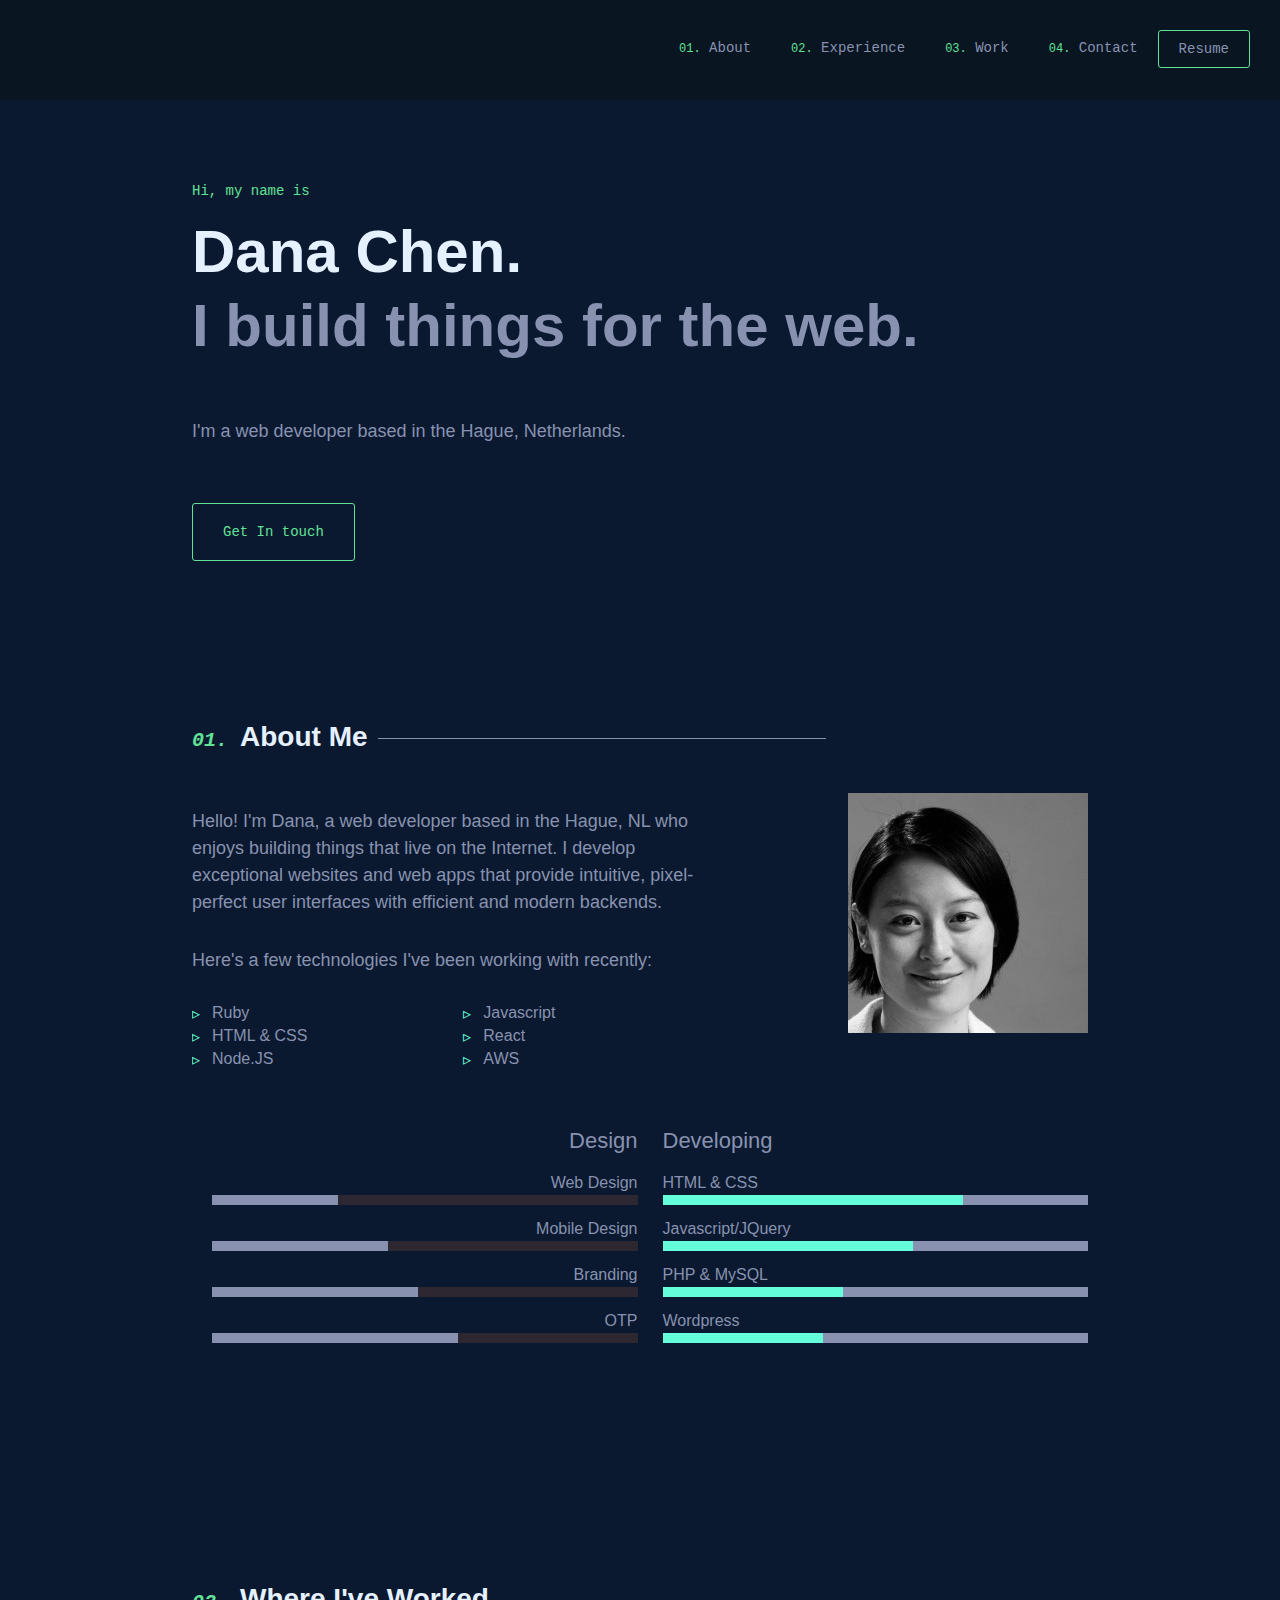
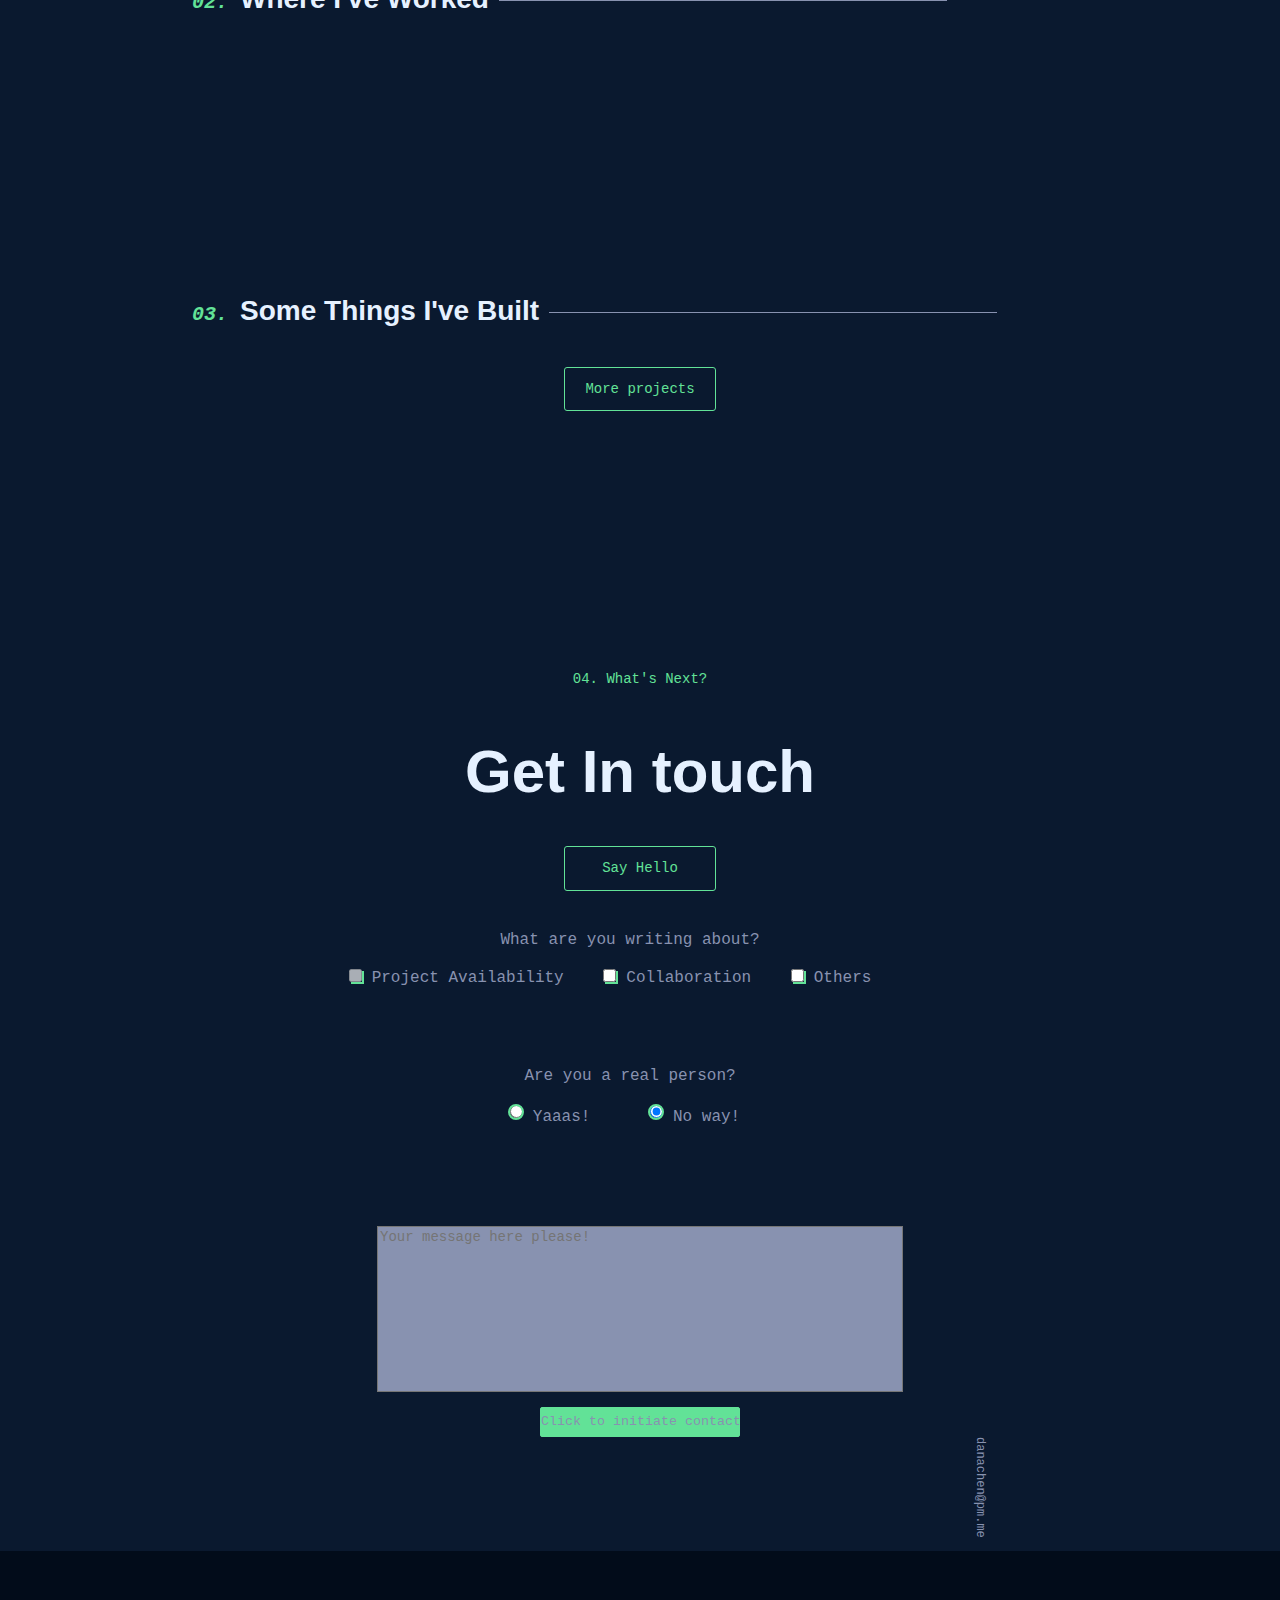
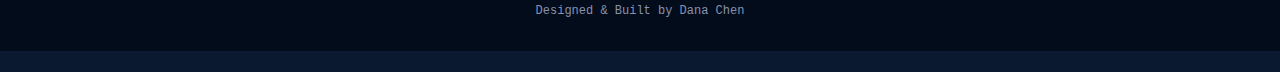
<file: index.html>
<!DOCTYPE html>
<html lang="en">
  <head>
    <meta charset="utf-8">
    <title>Dana Chen | Web Developer</title>
    <link rel="stylesheet" href="styling.css">
  </head>
  <body>
    <header>
      <nav>
        <ul>
          <li class="normal">01.<a href="#about"> About</a></li>
          <li class="normal">02.<a href="#experience"> Experience</a></li>
          <li class="normal">03.<a href="#work"> Work</a></li>
          <li class="normal">04.<a href="#contact"> Contact</a></li>
          <li class="boxed_resume"><a href="#">Resume</a></li>
        </ul>
      </nav>
    </header>

    <main>
      <section id="intro">
        <p class="p_highlight">Hi, my name is</p>
        <h1>Dana Chen.</h1>
        <h2>I build things for the web.</h2>
        <p class="intro_paragraph">I'm a web developer based in the Hague, Netherlands.</p>
        <a href="#" class="boxed_content get_in_touch">
          <!-- <p class="get_in_touch">Get In Touch</p> -->
          Get In touch</a>
      </section>

      <section id="about">
        <h3><em>01. </em>About Me</h3>
        <div class="about_me">
        <p>Hello! I'm Dana, a web developer based in the Hague, NL who enjoys building things that live on the Internet. I develop exceptional websites and web apps that provide intuitive, pixel-perfect user interfaces with efficient and modern backends.</p>
        <p>Here's a few technologies I've been working with recently:</p>
        <ul>
          <li>Ruby</li>
          <li>Javascript</li>
          <li>HTML & CSS</li>
          <li>React</li>
          <li>Node.JS</li>
          <li>AWS</li>
        </ul>
        </div>
        <img src="images/pic.jpeg" alt="Dana's portrait" />
        
        <div class="skills">
          <ul>
            <li>Design</li>
            <li>Developing</li>
            <li><dl><dt>Web Design</dt><dd><div class="web left"></div></dd></dl></li>
            <li><dl><dt>HTML & CSS</dt><dd><div class="html right"></div></dd></dl></li>
            <li><dl><dt>Mobile Design</dt><dd><div class="mobile left"></div></dd></dl></li>
            <li><dl><dt>Javascript/JQuery</dt><dd><div class="js right"></div></dd></dl></li>
            <li><dl><dt>Branding</dt><dd><div class="branding left"></div></dd></dl></li>
            <li><dl><dt>PHP & MySQL</dt><dd><div class="php right"></div></dd></dl></li>
            <li><dl><dt>OTP</dt><dd><div class="otp left"></div></dd></dl></li>
            <li><dl><dt>Wordpress</dt><dd><div class="wordpress right"></dd></dl></li>
          </ul>
        </div>

      </section>

      <section id="experience">
        <h3><em>02. </em>Where I've Worked</h3>
      </section>

      <section id="work">
        <h3><em>03. </em>Some Things I've Built</h3>
        <p>More projects</p>
      </section>

      <section id="contact">
        <div class="p_highlight">04. What's Next?</div>
        <h3 class="contact">Get In touch</h3>
        <p>Say Hello</p>
        <form action="#" method="post">
          <fieldset>
            <dl>
            <dt><label>What are you writing about?</label></dt>
            <dd>
              <input type="checkbox" id="availability" disabled /><label for="availability">Project Availability</label>
              <input type="checkbox" /><label>Collaboration</label>
              <input type="checkbox" /><label>Others</label>
            </dd>
            </dl>
          </fieldset>
          
          <fieldset>
          <dl>
          <dt><label>Are you a real person?</label></dt>
            <dd><input type="radio" class="real" name="source" />Yaaas!</dd>
            <dd><input type="radio" class="real" name="source" checked/>No way!</dd>
          </dl>
          </fieldset>
          
          <textarea rows="10" cols="60" placeholder="Your message here please!"></textarea>
          <br>
          <input type="submit" name="submit" class="submit" value="Click to initiate contact!" />
        </form>
        <div class="email"><a href="#">danachen@pm.me</a></div>
      </section>

    </main>



    <footer>
      <!-- <div class="box_bg"> -->
      <!-- <ul>
        <li><img src="images/github.png" alt="github" /></li>
        <li><img src="images/linkedin.png" alt="linkedin" /></li>
        <li><img src="images/medium.png" alt="medium" /></li>
        <li><img src="images/twitter.png" alt="twitter" /></li>
        <div class="shade"></div>
      </ul> -->
      <!-- </div> -->
      <p>Designed & Built by Dana Chen</p>
    </footer>
  </body>
</html>
</file>
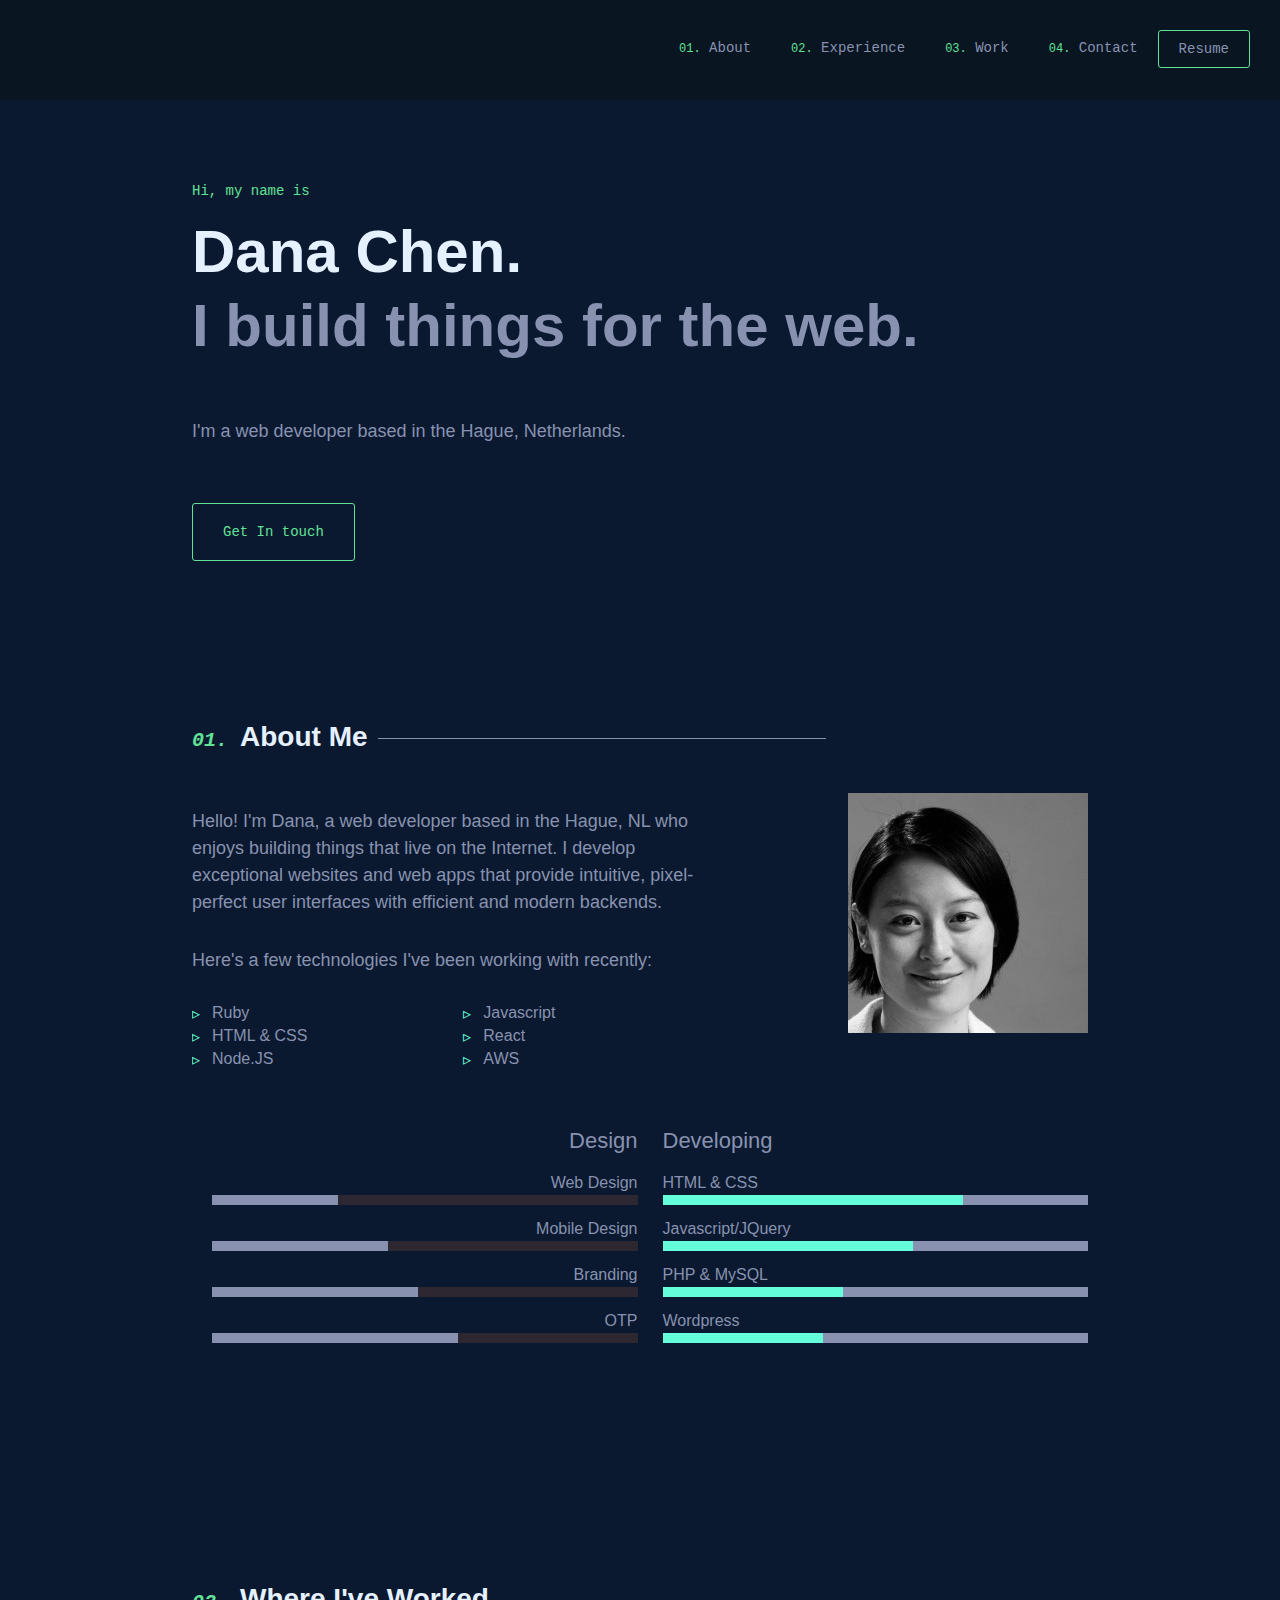
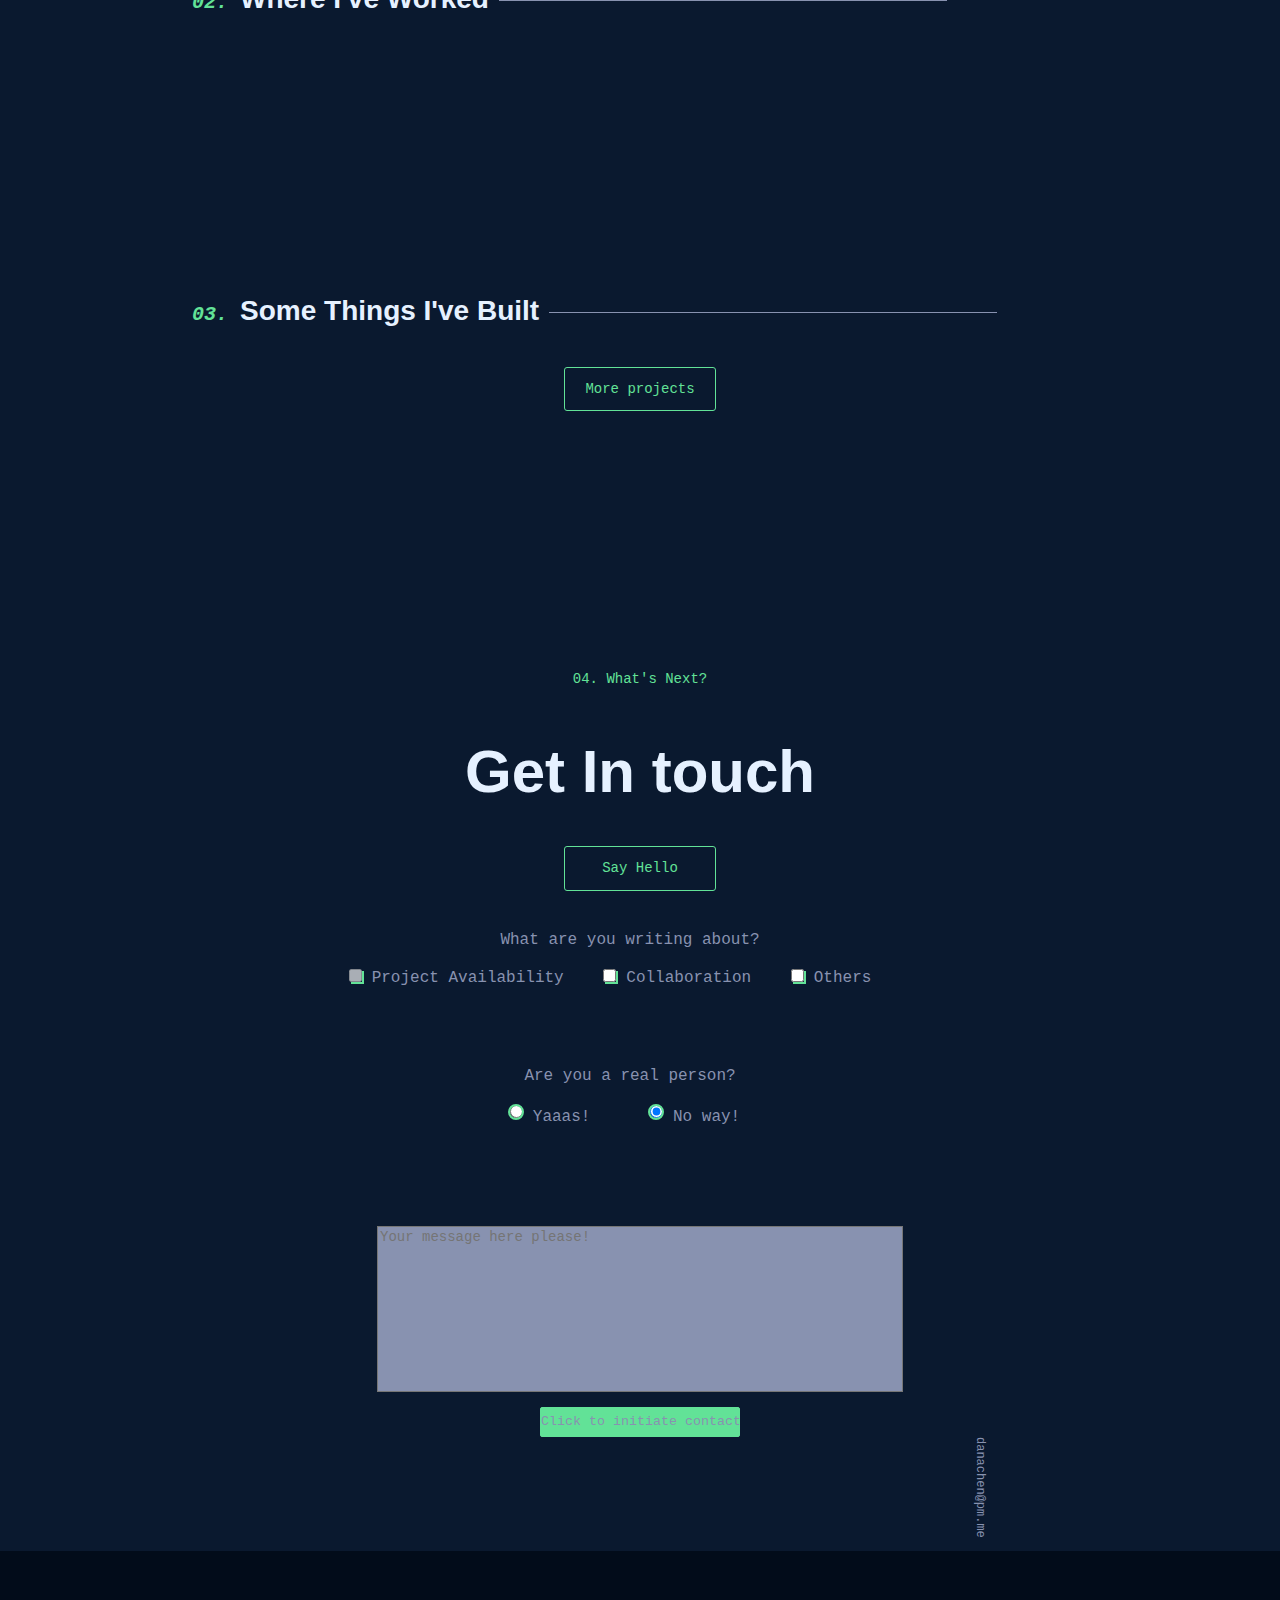
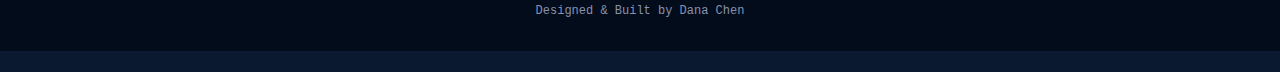
<file: home.html>
<!DOCTYPE html>
<html lang="en">
  <head>
    <meta charset="utf-8">
    <title>Dana Chen | Web Developer</title>
    <link rel="stylesheet" href="styling.css">
  </head>
  <body>
    <header>
      <nav>
        <ul>
          <li class="normal">01.<a href="#about"> About</a></li>
          <li class="normal">02.<a href="#experience"> Experience</a></li>
          <li class="normal">03.<a href="#work"> Work</a></li>
          <li class="normal">04.<a href="#contact"> Contact</a></li>
          <li class="boxed_resume"><a href="#">Resume</a></li>
        </ul>
      </nav>
    </header>

    <main>
      <section id="intro">
        <p class="p_highlight">Hi, my name is</p>
        <h1>Dana Chen.</h1>
        <h2>I build things for the web.</h2>
        <p class="intro_paragraph">I'm a web developer based in the Hague, Netherlands.</p>
        <a href="#" class="boxed_content get_in_touch">
          <!-- <p class="get_in_touch">Get In Touch</p> -->
          Get In touch</a>
      </section>

      <section id="about">
        <h3><em>01. </em>About Me</h3>
        <div class="about_me">
        <p>Hello! I'm Dana, a web developer based in the Hague, NL who enjoys building things that live on the Internet. I develop exceptional websites and web apps that provide intuitive, pixel-perfect user interfaces with efficient and modern backends.</p>
        <p>Here's a few technologies I've been working with recently:</p>
        <ul>
          <li>Ruby</li>
          <li>Javascript</li>
          <li>HTML & CSS</li>
          <li>React</li>
          <li>Node.JS</li>
          <li>AWS</li>
        </ul>
        </div>
        <img src="images/pic.jpeg" alt="Dana's portrait" />
        
        <div class="skills">
          <ul>
            <li>Design</li>
            <li>Developing</li>
            <li><dl><dt>Web Design</dt><dd><div class="web left"></div></dd></dl></li>
            <li><dl><dt>HTML & CSS</dt><dd><div class="html right"></div></dd></dl></li>
            <li><dl><dt>Mobile Design</dt><dd><div class="mobile left"></div></dd></dl></li>
            <li><dl><dt>Javascript/JQuery</dt><dd><div class="js right"></div></dd></dl></li>
            <li><dl><dt>Branding</dt><dd><div class="branding left"></div></dd></dl></li>
            <li><dl><dt>PHP & MySQL</dt><dd><div class="php right"></div></dd></dl></li>
            <li><dl><dt>OTP</dt><dd><div class="otp left"></div></dd></dl></li>
            <li><dl><dt>Wordpress</dt><dd><div class="wordpress right"></dd></dl></li>
          </ul>
        </div>

      </section>

      <section id="experience">
        <h3><em>02. </em>Where I've Worked</h3>
      </section>

      <section id="work">
        <h3><em>03. </em>Some Things I've Built</h3>
        <p>More projects</p>
      </section>

      <section id="contact">
        <div class="p_highlight">04. What's Next?</div>
        <h3 class="contact">Get In touch</h3>
        <p>Say Hello</p>
        <form action="#" method="post">
          <fieldset>
            <dl>
            <dt><label>What are you writing about?</label></dt>
            <dd>
              <input type="checkbox" id="availability" disabled /><label for="availability">Project Availability</label>
              <input type="checkbox" /><label>Collaboration</label>
              <input type="checkbox" /><label>Others</label>
            </dd>
            </dl>
          </fieldset>
          
          <fieldset>
          <dl>
          <dt><label>Are you a real person?</label></dt>
            <dd><input type="radio" class="real" name="source" />Yaaas!</dd>
            <dd><input type="radio" class="real" name="source" checked/>No way!</dd>
          </dl>
          </fieldset>
          
          <textarea rows="10" cols="60" placeholder="Your message here please!"></textarea>
          <br>
          <input type="submit" name="submit" class="submit" value="Click to initiate contact!" />
        </form>
        <div class="email"><a href="#">danachen@pm.me</a></div>
      </section>

    </main>



    <footer>
      <!-- <div class="box_bg"> -->
      <!-- <ul>
        <li><img src="images/github.png" alt="github" /></li>
        <li><img src="images/linkedin.png" alt="linkedin" /></li>
        <li><img src="images/medium.png" alt="medium" /></li>
        <li><img src="images/twitter.png" alt="twitter" /></li>
        <div class="shade"></div>
      </ul> -->
      <!-- </div> -->
      <p>Designed & Built by Dana Chen</p>
    </footer>
  </body>
</html>
</file>
<file: styling.css>
@import url("reset.css");

* {
  color: #8892b0;
}

header nav {
  background-color: #091521;
  padding: 30px 30px;
  height: 40px;
}

header ul {
  display: flex;
  float: right;
  list-style-type: none;
}

header li {
  color: #62e297;
  padding: 10px 20px;
  font-size: 12px;
  height: 100%;
  vertical-align: middle;
  margin: 0 auto;
}

header a {
  color: #8892b0;
  text-decoration: none;
  font-size: 14px;
}

header a:hover {
  color: #62e297;
}

.boxed_resume {
  border: 1px solid #62e297;
  border-radius: 3px;
}

p, h1, h2, h3, em, a, li, .boxed_content {
  font-family: "Arial Helvetica", sans-serif;
}

header a, main .p_highlight, footer p, #work p, #contact p,
nav li, .email a, em, .get_in_touch, table, #contact, textarea,
.submit {
  font-family: "SF Mono", monospace;
}

body {
  background-color: #0a192f;
}

#intro {
  padding: 20px 0;
}

#intro p {
  height: auto;
}

#intro a {
  position: relative;
  text-decoration: none;
  z-index: 1;
}

#intro a:hover {
  position: relative;
  background-color: #62e297;
  opacity: 0.1;
  border-radius: 3px;
  z-index: 0;
}

#intro .get_in_touch {
  padding: 20px;
  position: relative;
  z-index: 2;
  font-size: 14px;
  color: #62e297 ;
  z-index: 2;
}

#intro .intro_paragraph {
  padding: 60px 0;
}

.p_highlight {
  padding: 0;
  font-size: 14px;
  color: #62e297;
  padding: 60px 0 10px 0;
}

#intro .boxed_content {
  font-size: 14px;
  color: #62e297;
  display: inline-block;
  border: 1px solid #62e297;
  padding: 20px 30px;
  border-radius: 3px;
}

/*#intro .p_highlight {
  font-size: 14px;
  position: relative;
}*/

/*#intro a {
  font-size: 14px;
  position: relative;
  font-size: 12px;
  color: #62e297;
  z-index: 1;
}*/

h1 {
  color: #e6f1ff;
  font-size: 60px;
  padding: 5px 0; 
}

h2 {
  font-size: 60px;
}

main {
  width: 70%;
  margin: 0 auto;
}

section {
  padding: 100px 0;
  overflow: hidden;
}

em {
  color: #62e297;
  font-size: 20px;
}

h3 {
  font-size: 28px;
  color: #e6f1ff;
  padding: 40px 0;
}

h3:after, footer .email a:after {
  content: "";
  display: inline-block;
  height: 0.5em;
  width: 50%;
  vertical-align: bottom;
  margin-right: -100%;
  margin-left: 10px;
  border-top: 1px solid #8892b0;
  z-index: 10;
}

p {
  font-size: 18px;
  padding: 10px 0;
  line-height: 1.4rem;
}

.about_me {
  float: left;
  width: 60%;
}

#about img {
  float: right;
}

#about ul {
  display: grid;
  grid-template-columns: repeat(2, 1fr);
  grid-template-rows: repeat(3, 1fr);
  grid-column-gap: 5px;
  grid-row-gap: 5px;
}

#about li {
  display: grid;
  position: relative;
  padding-left: 20px;
}

#about li:before {
  content: "▹";
  position: absolute;
  color: rgb(100, 255, 218);
}

#about p {
  padding: 15px 0;
  line-height: 1.7rem;
}

#about p:nth-child(2) {
  padding-bottom: 30px;
}

.box_bg {
  position: relative;
}

footer {
  height: 100px;
  background-color: #020c1a;
  /*display: relative;*/
}

footer ul {
  position: relative;
  display: flex;
  height: 100%;
  flex-direction: column;
  list-style-type: none;
  padding-left: 100px;
  justify-content: space-between;
}

footer img {
  width: 25px;
  height: 25px;
}

/*footer ul:after {
  content: "";
  display: inline-block;
  display: flex;
  flex-direction: column;
  height: 0.5em;
  width: 50%;
  vertical-align: bottom;
  margin-right: -100%;
  margin-left: 10px;
  border-top: 1px solid #8892b0;
}*/

/*.shade {
  width: 100%;
  height: 100%;
  background: rgba(255, 255, 255, 1);
  position: absolute;
  top: 0;
  left: 0;
  z-index: 0;
}

.box_bg {
  width: 200px;
  height: 50px;
  position: relative;
}*/

footer p {
  line-height: 100px;
  vertical-align: middle;
  text-align: center;
  font-size: 12px;
}

#work .p_highlight, #contact .p_highlight {
  text-align: center;
}

.contact {
  font-size: 60px;
  text-align: center;
}

.contact:after {
  content: none;
}

#work, #contact {
  width: 100%;
}

#work .boxed_content, #contact .boxed_content {
  padding: 25px 30px;
}

#work p, #contact p {
  color: #62e297;
  text-align: center;
  border: 1px solid #62e297;
  width: 150px;
  margin: 0 auto;
  font-size: 14px;
  border-radius: 3px;
}

.email {
  /*display: fixed;*/
  float: right;
  transform: rotate(90deg);
  transform-origin: left top 0;
}

.email a {
  text-decoration: none;
  color: #8892b0;
  float: right;
  font-size: 12px;
}

.skills ul {
  padding-top: 50px;
  width: 100%;
  display: grid;
  grid-template-columns: repeat(2, 1fr);
  grid-template-rows: repeat(9, 1fr);
  grid-column-gap: 5px;
  grid-row-gap: 5px;
}

.skills li {
  display: grid;
  position: relative;
  padding-top: 10px;
  position: relative;
}

.skills li:first-of-type, .skills li:nth-child(2) {
  font-size: 22px;
}

.skills li:before {
  display: none;
}

.skills li:nth-child(odd) {
  text-align: right;
}

.skills dd {
  margin-top: 3px;
  /*margin-right: 10px;*/
  width: 100%;
  height: 10px;
  background-color: #8892b0;
  z-index: -1;
  position: relative;
}

.left {
  position: absolute;
  width: 100%;
  height: 10px;
  z-index: 10;
  background-color: #2d2731;
  right: 0;
}

.right {
  position: absolute;
  width: 30%;
  height: 10px;
  z-index: 5;
  background-color: rgb(100, 255, 218);
}

.web {
  width: 300px;
  float: right;
}

.html {
  width: 300px;
}

.mobile {
  width: 250px;
}

.js {
  width: 250px;
}

.branding {
  width: 220px;
}

.php {
  width: 180px;
}

.otp {
  width: 180px;
}

.wordpress {
  width: 160px;
}

form {
  text-align: center;
}

fieldset dl, fieldset dt, fieldset dd {
  background: #0a192f;
}

fieldset dl {
  margin: 40px 0;
}

fieldset dt {
  margin: 20px 0;
}

fieldset dd{
  display: inline;
}

fieldset label {
  padding-left: 10px;
  margin-right: 30px;
}

fieldset dt {
  margin: 0 auto;
  margin-bottom: 20px;
}

#availability, .real {
  margin-left: 10px;
}

input[type="checkbox"] {
  border-radius: none;
  box-shadow: 2px 2px #62e297;
}

.real {
  margin-right: 10px;
}

textarea {
  resize: none;
} 

#contact dt {
  height: auto;
}

input[type='radio']:before {
  width: 12px;
  height: 12px;
  border-radius: 15px;
  top: -1px;
  left: -2px;
  position: relative;
  content: '';
  display: inline-block;
  visibility: visible;
  border: 2px solid #62e297;
}

input[type='radio']:after:checked {
  width: 12px;
  height: 12px;
  border-radius: 15px;
  top: -3px;
  left: -3px;
  position: relative;
  background-color: #62e297;
  content: '';
  display: inline-block;
  visibility: visible;
  border: 2px solid #62e297;
}

fieldset dd {
  margin-right: 40px;
}

fieldset:last-of-type {
  margin-bottom: 60px;
}

textarea {
  background: #8892b0;
  color: white;
  font-size: 14px;
}

.submit {
  margin-top: 10px;
  border-radius: 2px;
  border: solid 1px #62e297;
  height: 30px;
  width: 200px;
  background: #62e297;
  color: #8892b0;
}
</file>
